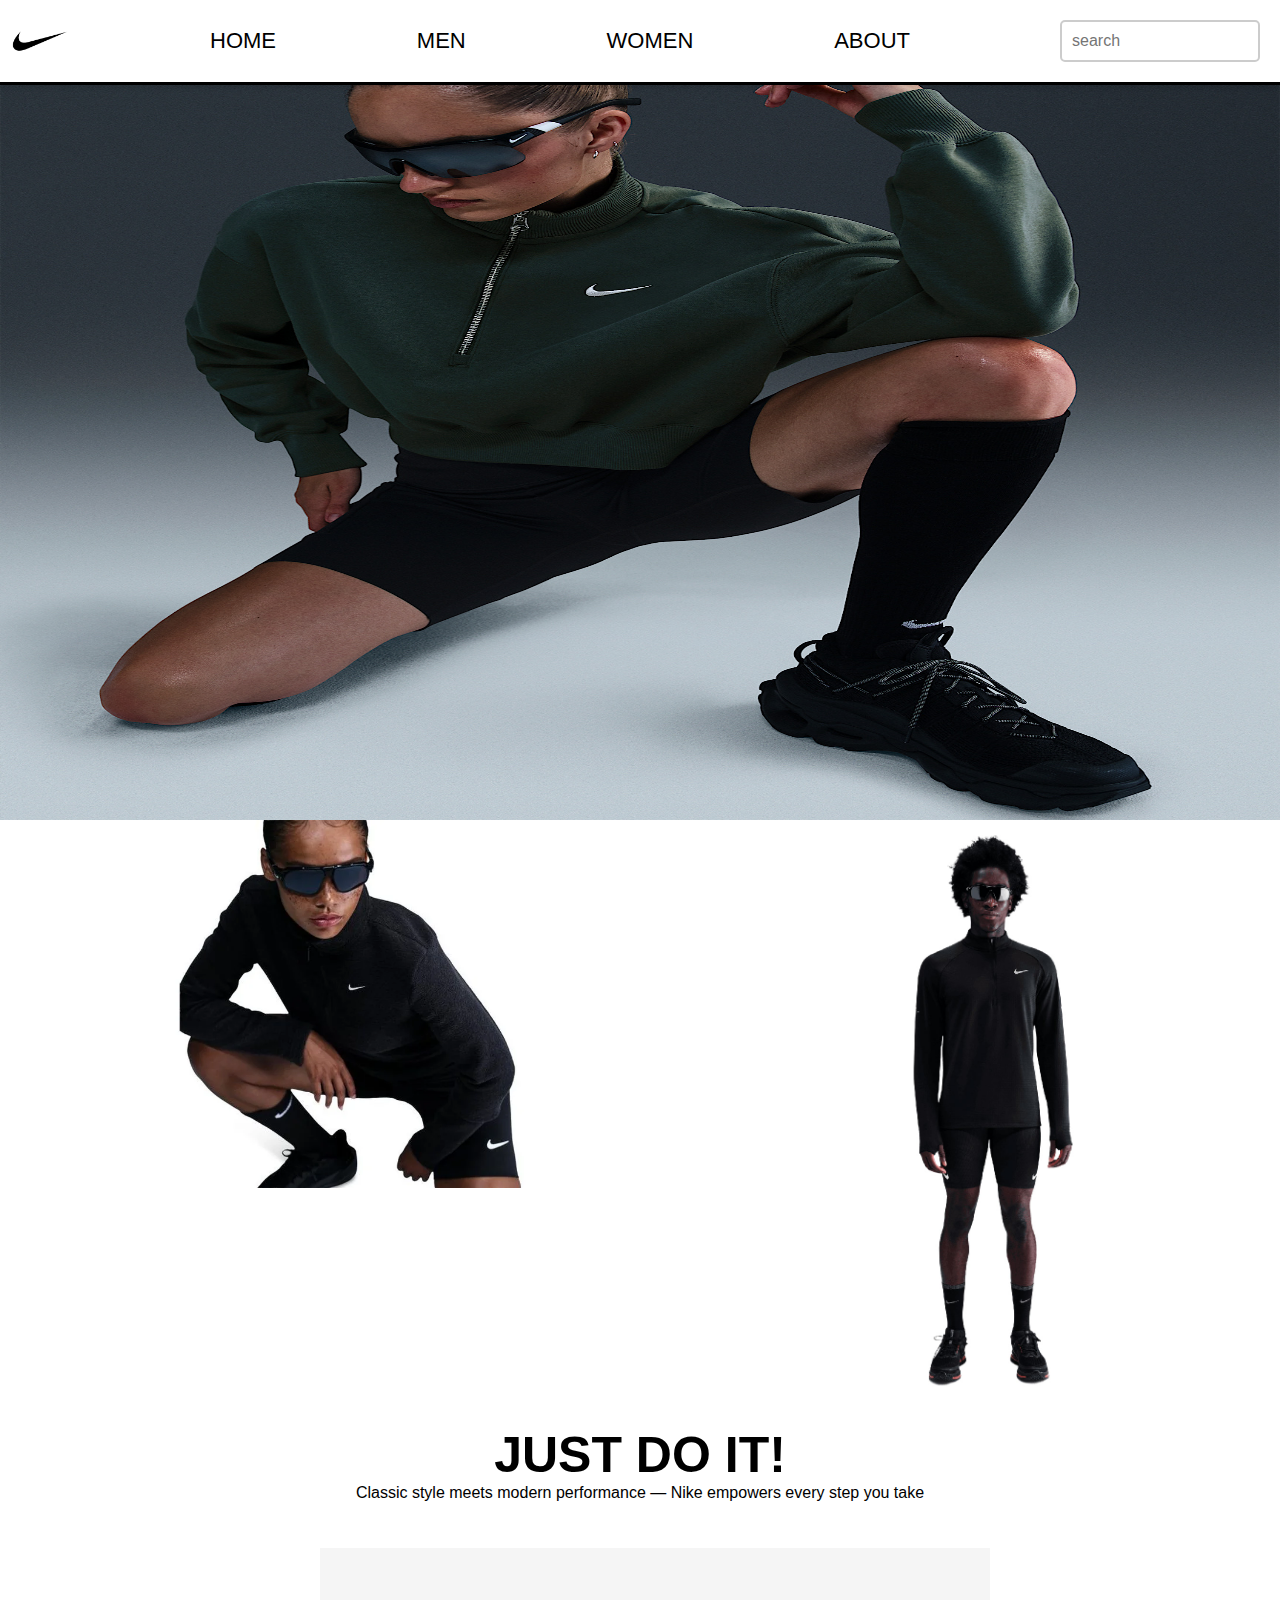
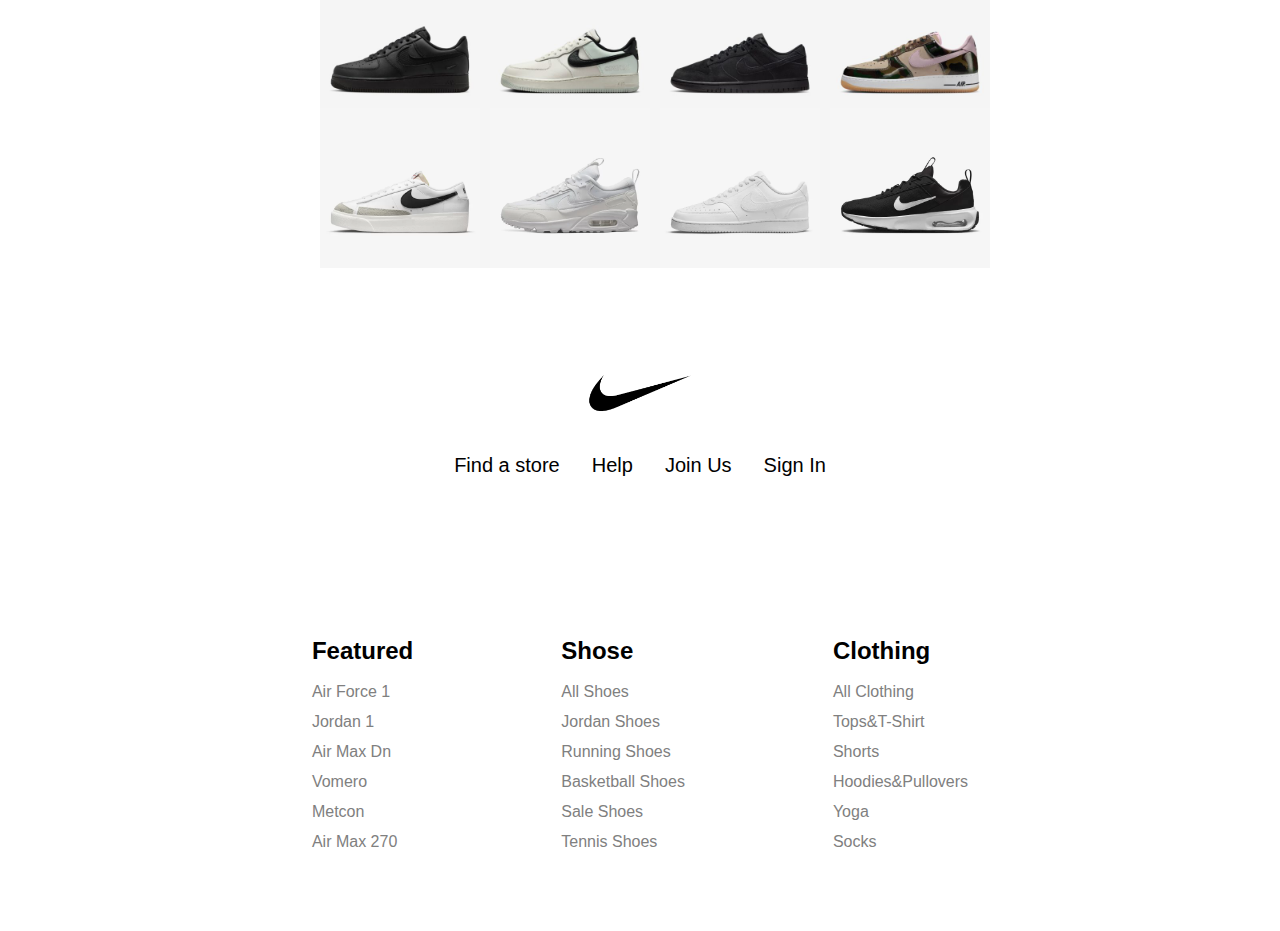
<file: index.html>
<!DOCTYPE html>
<html lang="en">

<head>
    <meta charset="UTF-8">
    <meta name="viewport" content="width=device-width, initial-scale=1.0">
    <title>NIKE</title>
    <link rel="stylesheet" href="./style.css">
    <link rel="stylesheet" href="./common.css">
    <link rel="stylesheet" href="./men.html">
    <link rel="stylesheet" href="./women.html">
    <link rel="icon" type="image/png" href="./logo/download">
</head>

<body>
    <header>
        <section class="header-main">
            <div class="header-img">
                <img src="./logo/download.png" alt="logo" width="80px" height="70px">
            </div>
            <div class="header-nav">
                <a href="./index.html">HOME</a>
                <a href="./men.html">MEN</a>
                <a href="./women.html">WOMEN</a>
                <a class="about" href="#">ABOUT</a>
            </div>
            <div class="search-box">
                <input type="text" placeholder="search" />
            </div>
        </section>
    </header>

    <div class="hero">
        <img src="./common/nikey5.jfif" alt="nike">
    </div>
    <section class="container-of">
        <div class="container-img1">
            <img src="./common/nikey6.webp" alt="nike">
        </div>
        <div class="container-img2">
            <img src="./common/nikey7.jpg" alt="nike">
        </div>
    </section>
    <div class="container-text">
        <h1>JUST DO IT!</h1>
        <p>Classic style meets modern performance — Nike empowers every step you take</p>
    </div>
    <section class="main-product">
        <div class="main">
            <div class="product">
                <img src="./men/shose4.jpg" alt="shoes">
                <img src="./men/shose6.jpg" alt="shoes">
                <img src="./men/shoes1.jpg" alt="shoes">
                <img src="./men/shose5.jpg" alt="shoes">
            </div>

            <div class="product2">
                <img src="./women/shoes1.webp" alt="shoes">
                <img src="./women/shoes6 (2).webp" alt="shoes">
                <img src="./women/shoes3.webp" alt="shoes">
                <img src="./women/shoes8.webp" alt="shoes">
            </div>
        </div>
    </section>
    <div class="foother-img">
        <img src="./logo/download.png" alt="nike" width="150px" height="450px">
    </div>
    <div class="foother-a">
        <a href="#">Find a store</a>
        <a href="#">Help</a>
        <a href="#">Join Us</a>
        <a href="#">Sign In</a>
    </div>
    <footer>
        <ul>
            <h4>Featured</h4>
            <li>Air Force 1</li>
            <li>Jordan 1</li>
            <li>Air Max Dn</li>
            <li>Vomero</li>
            <li>Metcon</li>
            <li>Air Max 270</li>
        </ul>
        <ul>
            <h4>Shose</h4>
            <li>All Shoes</li>
            <li>Jordan Shoes</li>
            <li>Running Shoes</li>
            <li>Basketball Shoes</li>
            <li>Sale Shoes</li>
            <li>Tennis Shoes</li>
        </ul>
        <ul>
            <h4>Clothing</h4>
            <li>All Clothing</li>
            <li>Tops&T-Shirt</li>
            <li>Shorts</li>
            <li>Hoodies&Pullovers</li>
            <li>Yoga</li>
            <li>Socks</li>
        </ul>
    </footer>
</body>

</html>
</file>
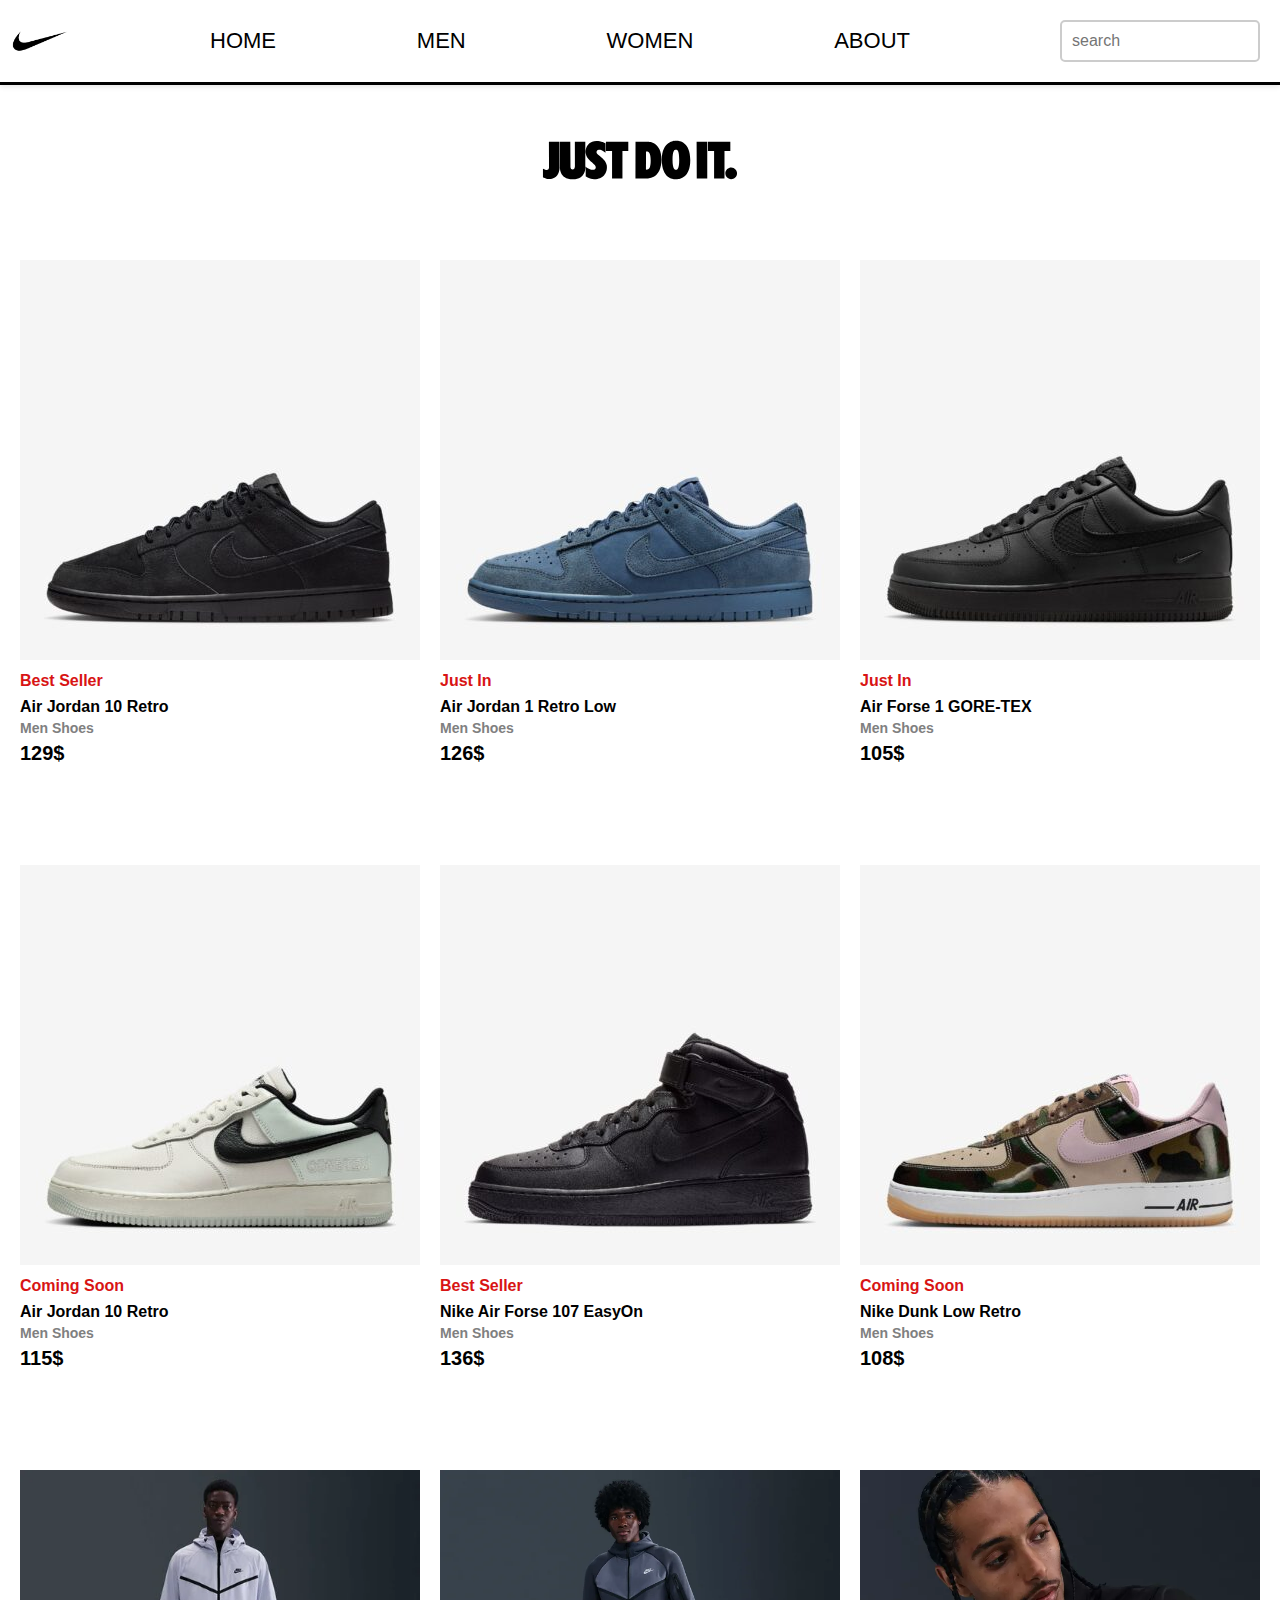
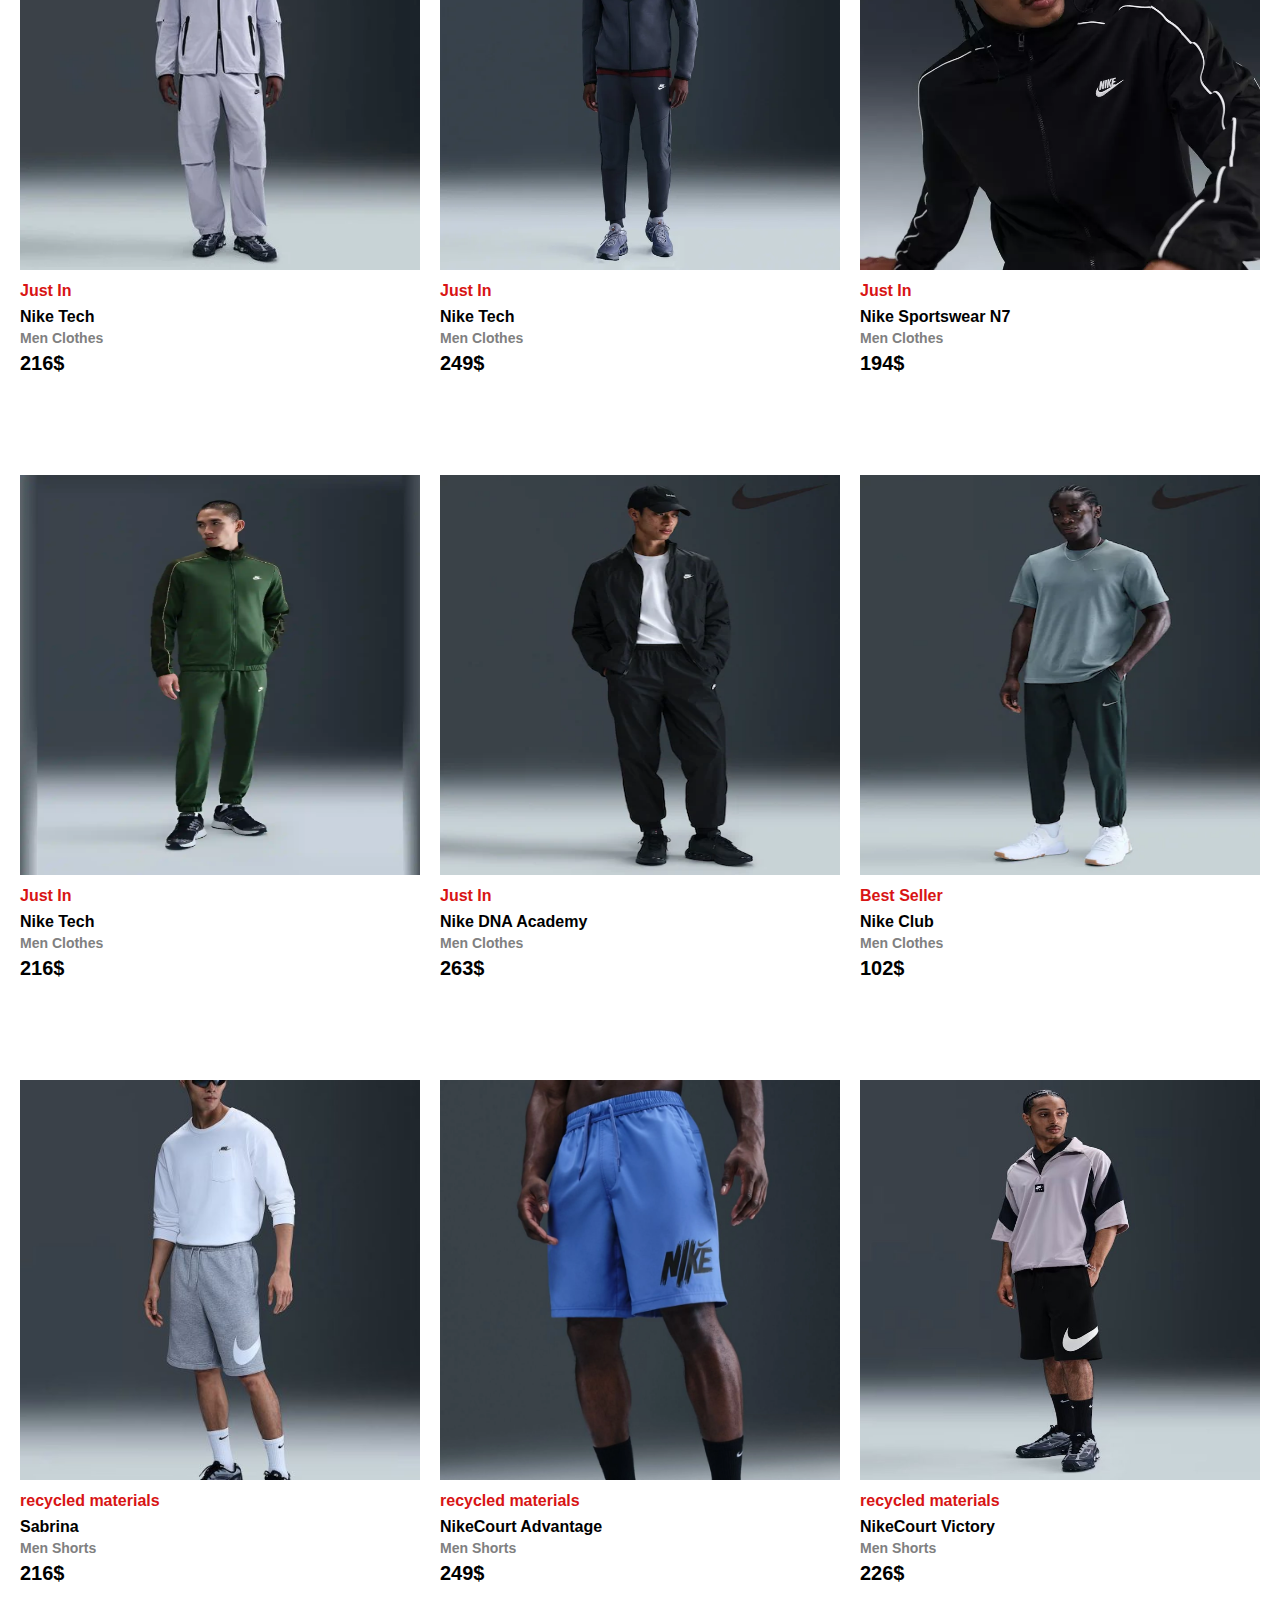
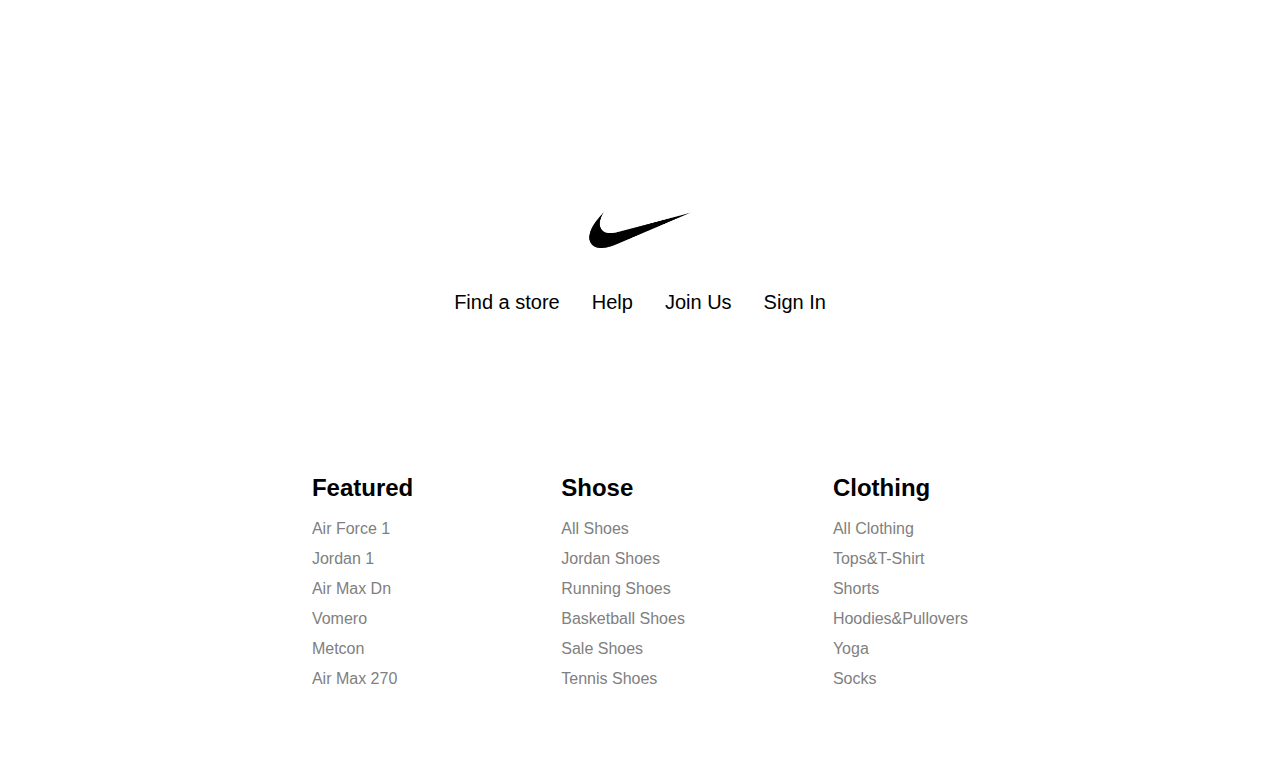
<file: men.html>
<!DOCTYPE html>
<html lang="en">

<head>
    <meta charset="UTF-8">
    <meta name="viewport" content="width=device-width, initial-scale=1.0">
    <title>nikey men</title>
    <link rel="stylesheet" href="./men.css">
    <link rel="stylesheet" href="./index.html">
    <link rel="stylesheet" href="./common.css">
    <link rel="icon" type="image/png" href="./logo/download">
</head>

<body>
    <header>
        <section class="header-main">
            <div class="header-img">
                <img src="./logo/download.png" alt="logo" width="80px" height="70px">
            </div>
            <div class="header-nav">
                <a href="./index.html">HOME</a>
                <a href="./men.html">MEN</a>
                <a href="./women.html">WOMEN</a>
                <a class="about" href="#">ABOUT</a>
            </div>
            <div class="search-box">
                <input type="text" placeholder="search" />
            </div>
        </section>
    </header>
    <div class="logo">
        <img src="./logo/nike-2-logo.svg" alt="logo">
    </div>
    <section class="first-container">
        <div class="first-img">
            <img src="./men/shoes1.jpg" alt="shoes">
            <div class="product-details">
                <h1>Best Seller</h1>
                <h2>Air Jordan 10 Retro</h2>
                <h3>Men Shoes</h3>
                <span><b>129$</b></span>
            </div>
        </div>
        <div class="second-img">
            <img src="./men/shose2.jpg" alt="shoes">
            <div class="product-details">
                <h1>Just In</h1>
                <h2>Air Jordan 1 Retro Low</h2>
                <h3>Men Shoes</h3>
                <span><b>126$</b></span>
            </div>
        </div>
        <div class="third-img">
            <img src="./men/shose4.jpg" alt="shoes">
            <div class="product-details">
                <h1>Just In</h1>
                <h2>Air Forse 1 GORE-TEX</h2>
                <h3>Men Shoes</h3>
                <span><b>105$</b></span>
            </div>
        </div>

        <div class="first4-img">
            <img src="./men/shose6.jpg" alt="shoes">
            <div class="product-details">
                <h1>Coming Soon</h1>
                <h2>Air Jordan 10 Retro</h2>
                <h3>Men Shoes</h3>
                <span><b>115$</b></span>
            </div>
        </div>
        <div class="second4-img">
            <img src="./men/shose3.jpg" alt="shoes">
            <div class="product-details">
                <h1>Best Seller</h1>
                <h2>Nike Air Forse 107 EasyOn</h2>
                <h3>Men Shoes</h3>
                <span><b>136$</b></span>
            </div>
        </div>
        <div class="third4-img">
            <img src="./men/shose5.jpg" alt="shoes">
            <div class="product-details">
                <h1>Coming Soon</h1>
                <h2>Nike Dunk Low Retro</h2>
                <h3>Men Shoes</h3>
                <span><b>108$</b></span>
            </div>
        </div>
    </section>
    <section class="second-container">
        <div class="first2-img">
            <img src="./men/clothes18.webp" alt="clothes">
            <div class="product-details">
                <h1>Just In</h1>
                <h2>Nike Tech</h2>
                <h3>Men Clothes</h3>
                <span><b>216$</b></span>
            </div>
        </div>
        <div class="second2-img">
            <img src="./men/clothes17.webp" alt="clothes">
            <div class="product-details">
                <h1>Just In</h1>
                <h2>Nike Tech</h2>
                <h3>Men Clothes</h3>
                <span><b>249$</b></span>
            </div>
        </div>
        <div class="third2-img">
            <img src="./men/clothes14.webp" alt="clothes">
            <div class="product-details">
                <h1>Just In</h1>
                <h2>Nike Sportswear N7</h2>
                <h3>Men Clothes</h3>
                <span><b>194$</b></span>
            </div>
        </div>

        <div class="first5-img">
            <img src="./men/clothes15.webp" alt="clothes">
            <div class="product-details">
                <h1>Just In</h1>
                <h2>Nike Tech</h2>
                <h3>Men Clothes</h3>
                <span><b>216$</b></span>
            </div>
        </div>
        <div class="second5-img">
            <img src="./men/clothes13.webp" alt="clothes">
            <div class="product-details">
                <h1>Just In</h1>
                <h2>Nike DNA Academy</h2>
                <h3>Men Clothes</h3>
                <span><b>263$</b></span>
            </div>
        </div>
        <div class="third5-img">
            <img src="./men/plant.webp" alt="clothes">
            <div class="product-details">
                <h1>Best Seller</h1>
                <h2>Nike Club</h2>
                <h3>Men Clothes</h3>
                <span><b>102$</b></span>
            </div>
        </div>
    </section>
    <section class="third-container">
        <div class="first3-img">
            <img src="./men/plant6.jpg" alt="short">
            <div class="product-details">
                <h1>recycled materials</h1>
                <h2>Sabrina</h2>
                <h3>Men Shorts</h3>
                <span><b>216$</b></span>
            </div>
        </div>
        <div class="second3-img">
            <img src="./men/4db412bf1098.webp" alt="short">
            <div class="product-details">
                <h1>recycled materials</h1>
                <h2>NikeCourt Advantage</h2>
                <h3>Men Shorts</h3>
                <span><b>249$</b></span>
            </div>
        </div>
        <div class="third3-img">
            <img src="./men/plant7.jpg" alt="short">
            <div class="product-details">
                <h1>recycled materials</h1>
                <h2>NikeCourt Victory</h2>
                <h3>Men Shorts</h3>
                <span><b>226$</b></span>
            </div>
        </div>
    </section>
    <div class="foother-img">
        <img src="./logo/download.png" alt="nike" width="150px" height="450px">
    </div>
    <div class="foother-a">
        <a href="#">Find a store</a>
        <a href="#">Help</a>
        <a href="#">Join Us</a>
        <a href="#">Sign In</a>
    </div>
    <footer>
        <ul>
            <h4>Featured</h4>
            <li>Air Force 1</li>
            <li>Jordan 1</li>
            <li>Air Max Dn</li>
            <li>Vomero</li>
            <li>Metcon</li>
            <li>Air Max 270</li>
        </ul>
        <ul>
            <h4>Shose</h4>
            <li>All Shoes</li>
            <li>Jordan Shoes</li>
            <li>Running Shoes</li>
            <li>Basketball Shoes</li>
            <li>Sale Shoes</li>
            <li>Tennis Shoes</li>
        </ul>
        <ul>
            <h4>Clothing</h4>
            <li>All Clothing</li>
            <li>Tops&T-Shirt</li>
            <li>Shorts</li>
            <li>Hoodies&Pullovers</li>
            <li>Yoga</li>
            <li>Socks</li>
        </ul>
    </footer>
</body>

</html>
</file>
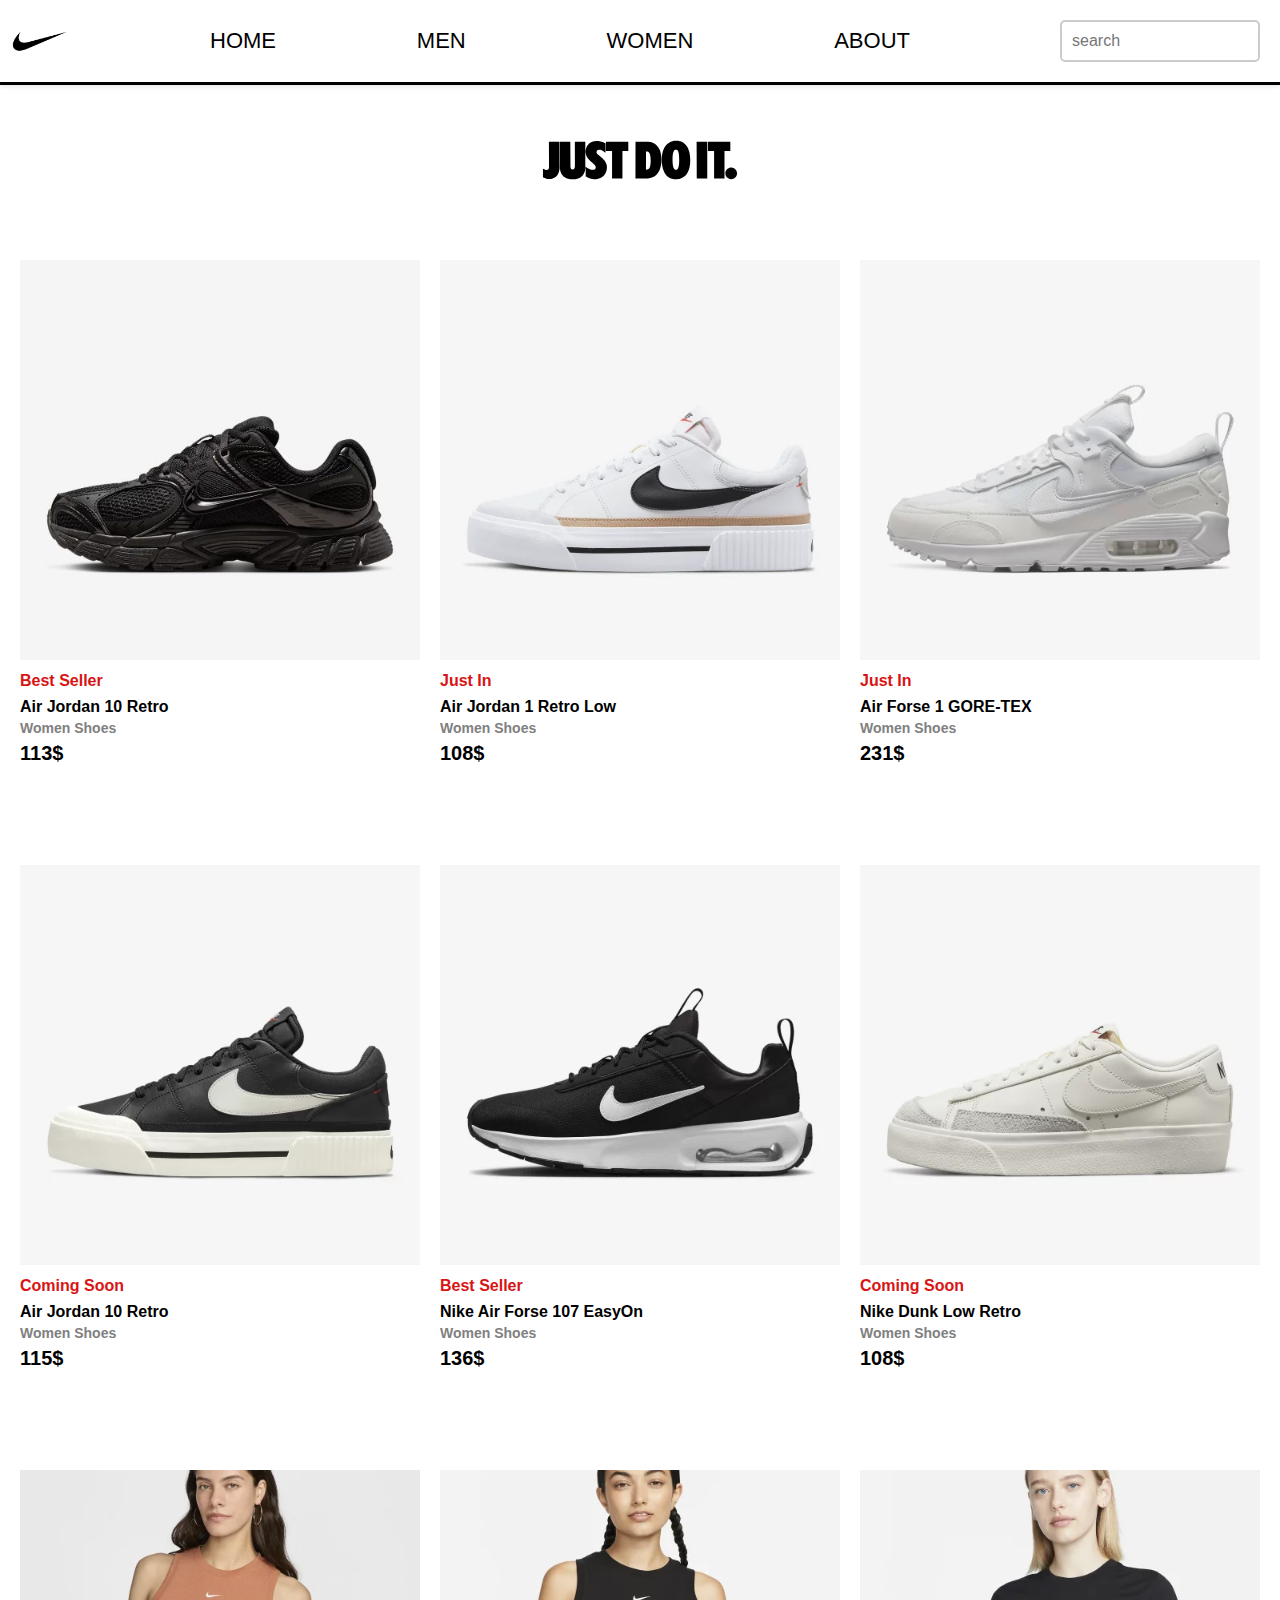
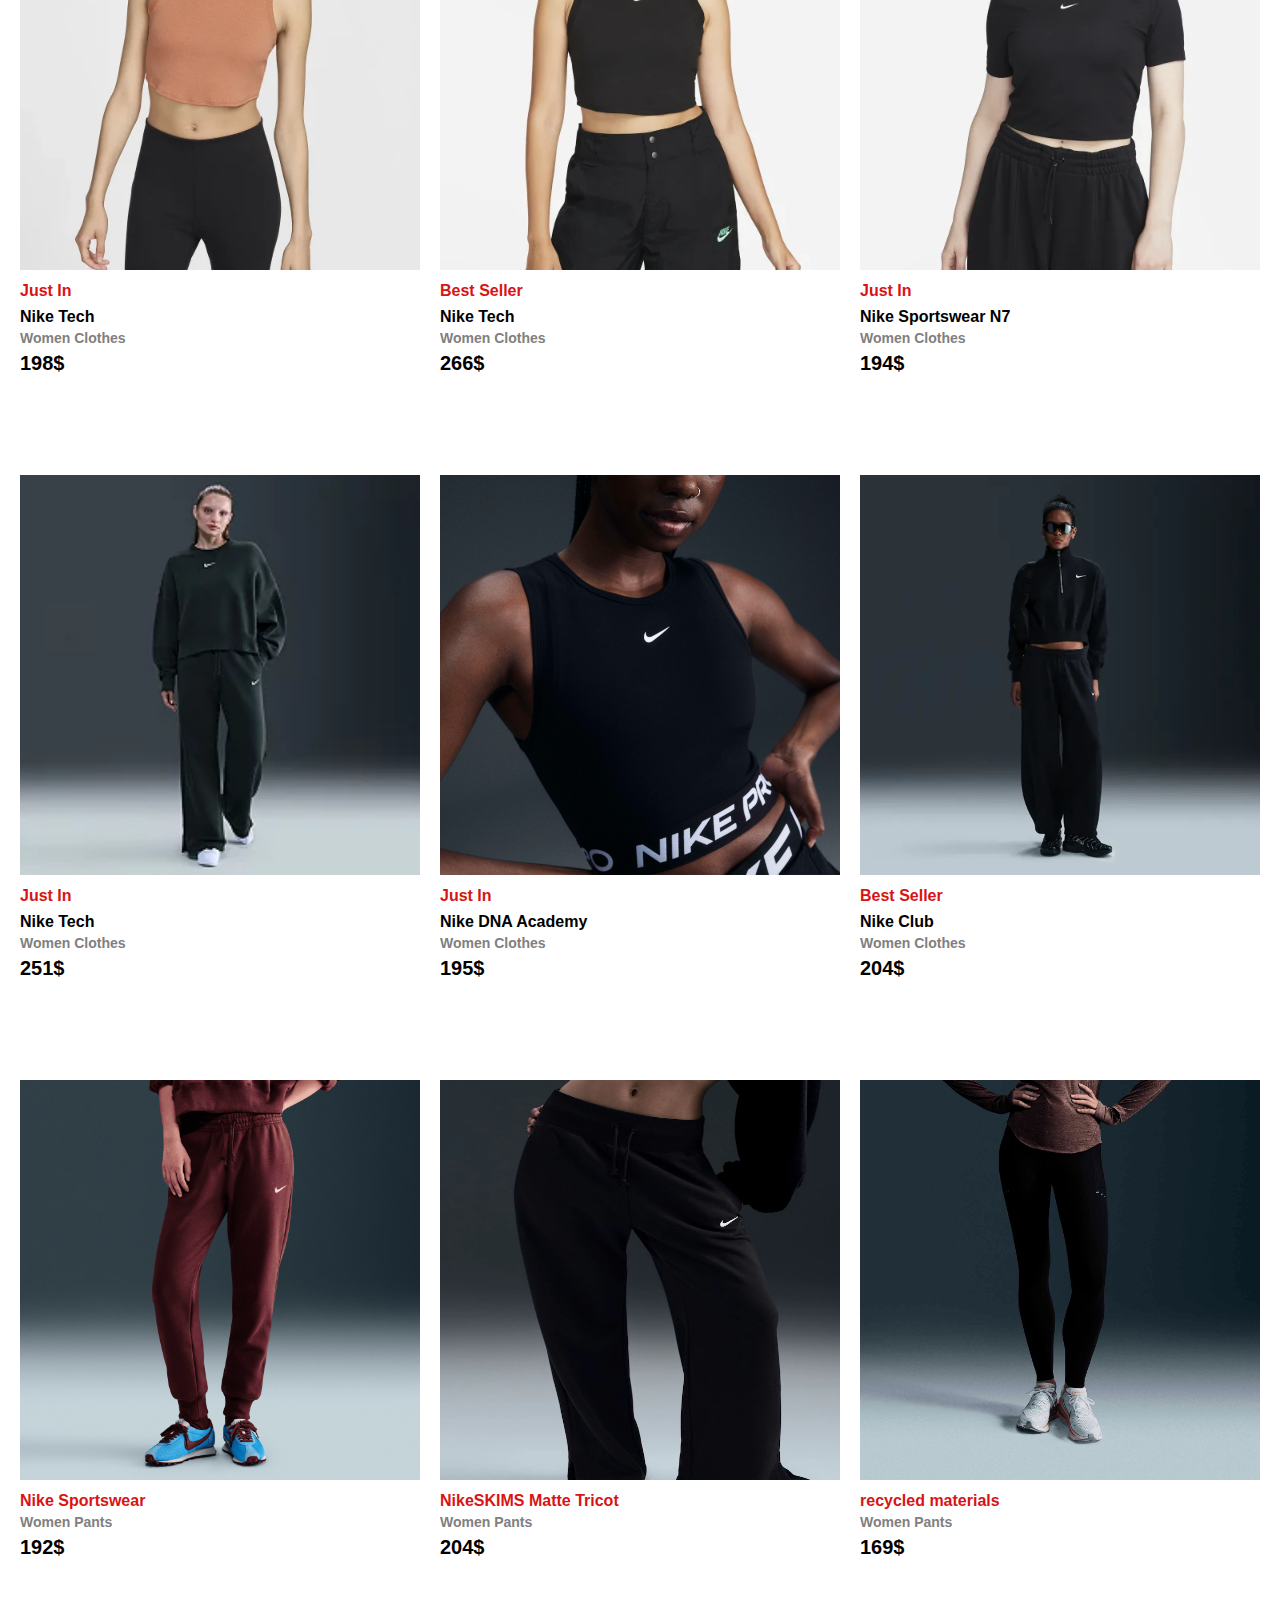
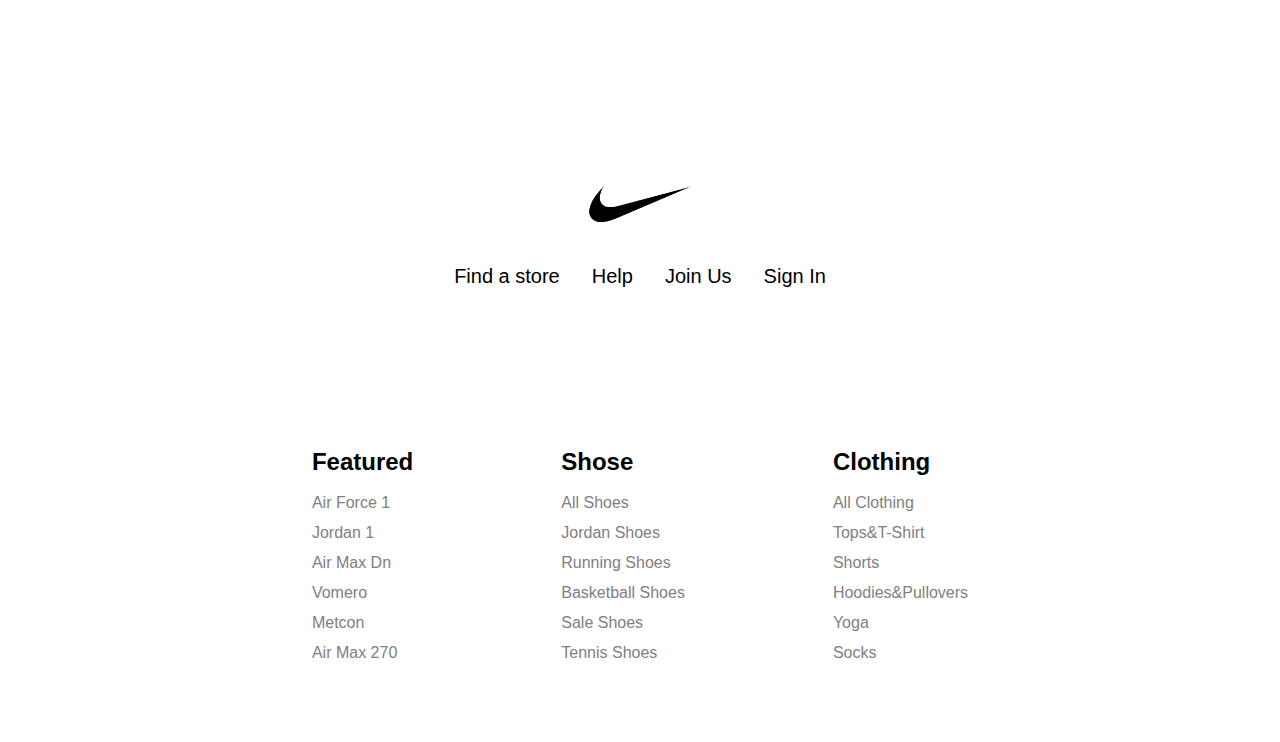
<file: women.html>
<!DOCTYPE html>
<html lang="en">

<head>
    <meta charset="UTF-8">
    <meta name="viewport" content="width=device-width, initial-scale=1.0">
    <title>Nikey Women</title>
    <link rel="stylesheet" href="./index.html">
    <link rel="stylesheet" href="./women.css">
    <link rel="stylesheet" href="./common.css">
    <link rel="icon" type="image/png" href="./logo/download">
</head>

<body>
    <header>
        <section class="header-main">
            <div class="header-img">
                <img src="./logo/download.png" alt="logo" width="80px" height="70px">
            </div>
            <div class="header-nav">
                <a href="./index.html">HOME</a>
                <a href="./men.html">MEN</a>
                <a href="./women.html">WOMEN</a>
                <a class="about" href="#">ABOUT</a>
            </div>
            <div class="search-box">
                <input type="text" placeholder="search" />
            </div>
        </section>
    </header>
    <div class="logo">
        <img src="./logo/nike-2-logo.svg" alt="logo">
    </div>
    <section class="first-container">
        <div class="first-img">
            <img src="./women/shoes10.jpg" alt="shoes">
            <div class="product-details">
                <h1>Best Seller</h1>
                <h2>Air Jordan 10 Retro</h2>
                <h3>Women Shoes</h3>
                <span><b>113$</b></span>
            </div>
        </div>
        <div class="second-img">
            <img src="./women/shoes2.webp" alt="shoes">
            <div class="product-details">
                <h1>Just In</h1>
                <h2>Air Jordan 1 Retro Low</h2>
                <h3>Women Shoes</h3>
                <span><b>108$</b></span>
            </div>
        </div>
        <div class="third-img">
            <img src="./women/shoes6 (2).webp" alt="shoes">
            <div class="product-details">
                <h1>Just In</h1>
                <h2>Air Forse 1 GORE-TEX</h2>
                <h3>Women Shoes</h3>
                <span><b>231$</b></span>
            </div>
        </div>

        <div class="first4-img">
            <img src="./women/shoes7.webp" alt="shoes">
            <div class="product-details">
                <h1>Coming Soon</h1>
                <h2>Air Jordan 10 Retro</h2>
                <h3>Women Shoes</h3>
                <span><b>115$</b></span>
            </div>
        </div>
        <div class="second4-img">
            <img src="./women/shoes8.webp" alt="shoes">
            <div class="product-details">
                <h1>Best Seller</h1>
                <h2>Nike Air Forse 107 EasyOn</h2>
                <h3>Women Shoes</h3>
                <span><b>136$</b></span>
            </div>
        </div>
        <div class="third4-img">
            <img src="./women/shoes5 (2).webp" alt="shoes">
            <div class="product-details">
                <h1>Coming Soon</h1>
                <h2>Nike Dunk Low Retro</h2>
                <h3>Women Shoes</h3>
                <span><b>108$</b></span>
            </div>
        </div>
    </section>
    <section class="second-container">
        <div class="first2-img">
            <img src="./women/clothes1.webp" alt="clothes">
            <div class="product-details">
                <h1>Just In</h1>
                <h2>Nike Tech</h2>
                <h3>Women Clothes</h3>
                <span><b>198$</b></span>
            </div>
        </div>
        <div class="second2-img">
            <img src="./women/clothes2.webp" alt="clothes">
            <div class="product-details">
                <h1>Best Seller</h1>
                <h2>Nike Tech</h2>
                <h3>Women Clothes</h3>
                <span><b>266$</b></span>
            </div>
        </div>
        <div class="third2-img">
            <img src="./women/clothes3.webp" alt="clothes">
            <div class="product-details">
                <h1>Just In</h1>
                <h2>Nike Sportswear N7</h2>
                <h3>Women Clothes</h3>
                <span><b>194$</b></span>
            </div>
        </div>

        <div class="first5-img">
            <img src="./women/download.webp" alt="clothes">
            <div class="product-details">
                <h1>Just In</h1>
                <h2>Nike Tech</h2>
                <h3>Women Clothes</h3>
                <span><b>251$</b></span>
            </div>
        </div>
        <div class="second5-img">
            <img src="./women/fz3615-010_A.jpg" alt="clothes">
            <div class="product-details">
                <h1>Just In</h1>
                <h2>Nike DNA Academy</h2>
                <h3>Women Clothes</h3>
                <span><b>195$</b></span>
            </div>
        </div>
        <div class="third5-img">
            <img src="./women/clothes8.webp" alt="clothes">
            <div class="product-details">
                <h1>Best Seller</h1>
                <h2>Nike Club</h2>
                <h3>Women Clothes</h3>
                <span><b>204$</b></span>
            </div>
        </div>
    </section>
    <section class="third-container">
        <div class="first3-img">
            <img src="./women/fz7626-652-A.jpg" alt="short">
            <div class="product-details">
                <h1>Nike Sportswear</h1>
                <h3>Women Pants</h3>
                <span><b>192$</b></span>
            </div>
        </div>
        <div class="second3-img">
            <img src="./women/T57417s3.webp" alt="short">
            <div class="product-details">
                <h1>NikeSKIMS Matte Tricot</h1>
                <h3>Women Pants</h3>
                <span><b>204$</b></span>
            </div>
        </div>
        <div class="third3-img">
            <img src="./women/hj2252-010_A.jpg" alt="short">
            <div class="product-details">
                <h1>recycled materials</h1>
                <h3>Women Pants</h3>
                <span><b>169$</b></span>
            </div>
        </div>
    </section>
    <div class="foother-img">
        <img src="./logo/download.png" alt="nike" width="150px" height="450px">
    </div>
    <div class="foother-a">
        <a href="#">Find a store</a>
        <a href="#">Help</a>
        <a href="#">Join Us</a>
        <a href="#">Sign In</a>
    </div>
    <footer>
        <ul>
            <h4>Featured</h4>
            <li>Air Force 1</li>
            <li>Jordan 1</li>
            <li>Air Max Dn</li>
            <li>Vomero</li>
            <li>Metcon</li>
            <li>Air Max 270</li>
        </ul>
        <ul>
            <h4>Shose</h4>
            <li>All Shoes</li>
            <li>Jordan Shoes</li>
            <li>Running Shoes</li>
            <li>Basketball Shoes</li>
            <li>Sale Shoes</li>
            <li>Tennis Shoes</li>
        </ul>
        <ul>
            <h4>Clothing</h4>
            <li>All Clothing</li>
            <li>Tops&T-Shirt</li>
            <li>Shorts</li>
            <li>Hoodies&Pullovers</li>
            <li>Yoga</li>
            <li>Socks</li>
        </ul>
    </footer>
</body>

</html>
</file>
<file: style.css>
/* header */
header {
  position: fixed;
  top: 0;
  left: 0;
  width: 100%;
  z-index: 1000;
  background-color: white;
  box-shadow: 0 2px 5px rgba(0, 0, 0, 0.1);
}

div.header-nav>a {
  text-decoration: none;
  color: var(--meshki);
  margin: 0;
  font-size: 22px;
}

div.header-nav {
  width: 700px;
  display: flex;
  justify-content: space-between;
  align-items: center;

}

div.header-nav>a:hover {
  transform: scale(1.1);
  transition: 0.5s;
}

.header-main {
  background-color: white;
  display: flex;
  justify-content: space-between;
  align-items: center;
  border-bottom: 3px solid black;
}

.search-box {
  display: flex;
  align-items: center;
  justify-content: center;
  margin: 20px;
}

.search-box input {
  padding: 10px;
  font-size: 16px;
  border: 2px solid #ccc;
  border-radius: 5px;
  width: 200px;
}

/* header */

div.hero {
  padding-top: 20px;
  width: 100%;
  max-width: 100%;
  height: auto;
  display: block;
  /* margin: 20px auto; */
}

div.hero>img {
  width: 100%;
  height: 800px;
}

.container-of {
  /* background-color: rgb(0, 0, 0); */
  height: 80%;
  display: flex;
}

.container-img1 {
  /* background-color: blue; */
  width: 55%;
  height: 60%;
}

.container-img2 {
  /* background-color: aqua; */
  width: 45%;
  height: 100%;
  margin-left: 4px;
}

.container-img1>img {
  width: 100%;
  height: 100%;
}

.container-img2>img {
  width: 100%;
  height: 100%;
}

.container-text {
  /* background-color: aqua; */
  margin: 32px 0 46px 0;
  text-align: center;
}

.container-text>h1 {
  font-size: 50px;
}

.container-text>p {
  font-size: 16px;
}

section.main-product {
  display: flex;
  justify-content: center;
  width: 100%;
  height: 400px;
}

div.product,
div.product2 {
  background-color: #f5f5f5;
  display: flex;
  justify-content: space-evenly;
  align-items: center;
  gap: 10px;
  height: 40%;
}

div.product>img,
div.product2>img {
  width: 100%;
  height: 100%;
}

div.main {
  width: 50%;
  height: 100%;
}

div.foother-img {
  display: flex;
  justify-content: center;
}

div.foother-a>a {
  text-decoration: none;
  color: var(--meshki);
  padding: 16px;
  font-size: 20px;
}

div.foother-a {
  display: flex;
  justify-content: center;
  align-items: center;
  margin-bottom: 70px;
}

div.foother-a>a:hover {
  color: gray;
  transition: 1s;
}

footer ul>h4 {
  font-size: 24px;
  margin-bottom: 12px;
}

footer li {
  font-size: 16px;
  padding: 6px 0 6px 0;
  color: gray;
}

footer li:hover {
  color: var(--meshki);
  transition: 1s;
}

footer {
  display: flex;
  justify-content: center;
  align-items: center;
}

footer>ul {
  list-style-type: none;
  padding: 74px;
}

@media screen and (max-width: 768px) {

  /* header */
  section.header-main {
    display: flex;
    justify-content: center;
    align-items: center;
    margin: 0%;
    width: 100%;
    max-width: 100%;
    box-sizing: border-box;
  }

  div.header-nav {
    display: flex;
    justify-content: center;
    gap: 25px;
    width: 100%;
  }

  div.header-nav>a.about {
    display: none;
  }

  div.header-nav>a {
    display: flex;
    justify-content: center;
    font-size: 16px;
    color: var(--meshki);
  }

  .search-box input {
    display: none;
  }

  div.header-img {
    display: block;
    /* margin-right: 5px; */
  }

  /* header */
  div.hero>img {
    height: 400px;
    width: 100%;
  }

  div.hero {
    /* margin-bottom: 6px; */
    /* width: 768px; */
    width: 100%;
    max-width: 100%;
    height: auto;
    margin: 10px 0;
  }

  /* main */
  section.container-of {
    display: inline-block;
  }

  div.container-img2 {
    width: 100%;
  }

  div.container-img2>img {
    width: 100%;
    height: 70%;
  }

  div.container-img1 {
    width: 100%;
    margin-bottom: 26px;
  }

  div.container-img1>img {
    width: 100%;
  }

  div.container-text>h1 {
    font-size: 30px;
  }

  div.container-text>p {
    margin: 16px 30px;
    display: flex;
    justify-content: center;
    align-items: center;
  }

  section.main-product {
    /* background-color: #f5f5f5; */
    display: flex;
    justify-content: center;
    width: 100%;
    height: 300px;
  }

  div.main {
    display: block;
    background-color: #f5f5f5;
    height: 40%;
  }

  div.product,
  div.product2 {
    background-color: #f5f5f5;
    display: flex;
    justify-content: space-evenly;
    align-items: center;
    height: 100px;
  }

  div.product>img {
    width: 35%;
    height: 100%;
  }

  div.product2>img {
    width: 35%;
    height: 100%;
  }

  /* main */
  div.foother-img {
    display: flex;
    justify-content: center;
  }

  div.foother-img>img {
    width: 30%;
    height: 30%;
  }

  div.foother-a>a {
    text-decoration: none;
    color: var(--meshki);
    padding: 10px;
    font-size: 12px;
  }

  div.foother-a {
    display: flex;
    justify-content: center;
  }

  footer {
    display: none;
  }
}
</file>
<file: common.css>
body {
    background-color: white;
    font-family: Arial;
    margin: 0;
    width: 100%;
    overflow-x: hidden;
}

:root {
    --maeshki: rgba(13, 3, 3, 0.618);
}

:root {
    --germez: rgb(216, 20, 20);
}

* {
    margin: 0;
    padding: 0;
    box-sizing: border-box;
}
img {
  max-width: 100%;
  height: auto;
  display: block;
}
</file>
<file: men.css>
header {
  position: fixed;
  top: 0;
  left: 0;
  width: 100%;
  z-index: 1000;
  background-color: white;
  box-shadow: 0 2px 5px rgba(0, 0, 0, 0.1);
}

div.header-nav>a {
  text-decoration: none;
  color: var(--meshki);
  margin: 0;
  font-size: 22px;
}

div.header-nav {
  width: 700px;
  display: flex;
  justify-content: space-between;
  align-items: center;

}

div.header-nav>a:hover {
  transform: scale(1.1);
  transition: 0.5s;
}

.header-main {
  background-color: white;
  display: flex;
  justify-content: space-between;
  align-items: center;
  border-bottom: 3px solid black;
}

.search-box {
  display: flex;
  align-items: center;
  justify-content: center;
  margin: 20px;
}

.search-box input {
  padding: 10px;
  font-size: 16px;
  border: 2px solid #ccc;
  border-radius: 5px;
  width: 200px;
}

/* header */
div.logo {
  margin-top: 60px;
  display: flex;
  justify-content: center;
}

section.first-container {
  display: flex;
  justify-content: space-evenly;
  margin-bottom: 100px;
  flex-wrap: wrap;
}

div.logo>img {
  width: 200px;
  height: 200px;
}

div.product-details {
  /* background-color: #f5f5f5; */
  width: 400px;
  /* text-align: center; */
}

.product-details>h1 {
  color: var(--germez);
  font-size: 16px;
  margin-top: 12px;
}

.product-details>h2 {
  font-size: 16px;
  margin-top: 8px;
}

.product-details>h3 {
  color: gray;
  font-size: 14px;
  margin-top: 4px;
  margin-bottom: 6px;
}

.product-details>span {
  font-size: 20px;
}

section.second-container {
  display: flex;
  justify-content: space-evenly;
  margin-bottom: 100px;
  flex-wrap: wrap;
}

.first-img,
.first2-img {
  margin-bottom: 100px;
}

.first2-img>img,
.second2-img>img,
.third2-img>img {
  width: 400px;
  height: 400px;
}

.first3-img>img,
.second3-img>img,
.third3-img>img {
  width: 400px;
  height: 400px;
}

.first5-img>img,
.second5-img>img,
.third5-img>img {
  width: 400px;
  height: 400px;
}

section.third-container {
  display: flex;
  justify-content: space-evenly;
  margin-bottom: 200px;
}
div.foother-img {
  display: flex;
  justify-content: center;
}

div.foother-a>a {
  text-decoration: none;
  color: var(--meshki);
  padding: 16px;
  font-size: 20px;
}

div.foother-a {
  display: flex;
  justify-content: center;
  align-items: center;
  margin-bottom: 70px;
}

div.foother-a>a:hover {
  color: gray;
  transition: 1s;
}

footer ul>h4 {
  font-size: 24px;
  margin-bottom: 12px;
}

footer li {
  font-size: 16px;
  padding: 6px 0 6px 0;
  color: gray;
}

footer li:hover {
  color: var(--meshki);
  transition: 1s;
}

footer {
  display: flex;
  justify-content: center;
  align-items: center;
}

footer>ul {
  list-style-type: none;
  padding: 74px;
}

@media screen and (max-width: 768px) {
  section.header-main {
    display: flex;
    justify-content: center;
    align-items: center;
    margin: 0%;
    width: 100%;
    max-width: 100%;
    box-sizing: border-box;
  }

  div.header-nav {
    display: flex;
    justify-content: center;
    gap: 25px;
    width: 100%;
  }

  div.header-nav>a.about {
    display: none;
  }

  div.header-nav>a {
    display: flex;
    justify-content: center;
    font-size: 16px;
    color: var(--meshki);
  }

  .search-box input {
    display: none;
  }

  div.header-img {
    display: block;
    /* margin-right: 5px; */
  }

  /* header */
  div.logo>img {
    width: 100px;
    height: 100px;
  }

  section.first-container {
    margin: 0;
    width: 100%;
    height: auto;
    flex-wrap: wrap;
    display: flex;
    justify-content: space-between;
    margin-bottom: 10%;
  }

  .first-img>img {
    width: 100%;
  }

  div.first-img {
    width: 45%;
    margin-bottom: 10%;
  }

  div.second-img {
    width: 45%;
  }

  .second-img>img {
    width: 100%;
  }

  div.third-img {
    width: 45%;
    /* margin-top: 10%; */
  }

  .third-img>img {
    width: 100%;
  }

  .product-details>h1 {
    color: var(--germez);
    font-size: 12px;
    margin-top: 8px;
  }

  .product-details>h2 {
    font-size: 10px;
    margin-top: 4px;
  }

  .product-details>h3 {
    color: gray;
    font-size: 10px;
    margin-top: 4px;
    margin-bottom: 4px;
  }

  .product-details>span {
    font-size: 14px;
  }

  div.product-details {
    margin-left: 6px;
    width: 100%;
  }

  section.second-container {
    margin: 0;
    width: 100%;
    height: auto;
    flex-wrap: wrap;
    display: flex;
    justify-content: space-between;
    margin-bottom: 20%;
  }

  .first2-img>img {
    width: 100%;
    height: 65%;
  }

  div.first2-img {
    width: 45%;
    margin: 0;
  }

  div.second2-img {
    width: 45%;
  }

  .second2-img>img {
    width: 100%;
    height: 65%;
  }

  div.third2-img {
    width: 45%;
    margin-top: 10%;
  }

  .third2-img>img {
    width: 100%;
    height: 65%;
  }

  section.third-container {
    margin: 0;
    width: 100%;
    height: auto;
    flex-wrap: wrap;
    display: flex;
    justify-content: space-between;
    margin-bottom: 20%;
  }

  .first3-img>img {
    width: 100%;
    height: 65%;
  }

  div.first3-img {
    width: 45%;

  }

  div.second3-img {
    width: 45%;

  }

  .second3-img>img {
    width: 100%;
    height: 65%;
  }

  div.third3-img {
    width: 45%;
    margin-top: 10%;
  }

  .third3-img>img {
    width: 100%;
    height: 65%;
  }

  .first4-img>img {
    width: 100%;
    height: 65%;
  }

  div.first4-img {
    width: 45%;
  }

  div.second4-img {
    width: 45%;
    margin-top: 10%;
  }

  .second4-img>img {
    width: 100%;
    height: 65%;
  }

  div.third4-img {
    width: 45%;
    margin-top: 10%;
  }

  .third4-img>img {
    width: 100%;
    height: 65%;
  }



  .first5-img>img {
    width: 100%;
    height: 65%;
  }

  div.first5-img {
    width: 45%;
    margin-top: 10%;
  }

  div.second5-img {
    width: 45%;
    margin-top: 10%;
  }

  .second5-img>img {
    width: 100%;
    height: 65%;
  }

  div.third5-img {
    width: 45%;
    margin-top: 10%;
  }

  .third5-img>img {
    width: 100%;
    height: 65%;
  }
   div.foother-img {
    display: flex;
    justify-content: center;
  }

  div.foother-img>img {
    width: 30%;
    height: 30%;
  }

  div.foother-a>a {
    text-decoration: none;
    color: var(--meshki);
    padding: 10px;
    font-size: 12px;
  }
  div.foother-a{
    display: flex;
    justify-content: center;
  }
footer {
  display: none;
}
}
</file>
<file: women.css>
header {
  position: fixed;
  top: 0;
  left: 0;
  width: 100%;
  z-index: 1000;
  background-color: white;
  box-shadow: 0 2px 5px rgba(0, 0, 0, 0.1);
}

div.header-nav>a {
  text-decoration: none;
  color: var(--meshki);
  margin: 0;
  font-size: 22px;
}

div.header-nav {
  width: 700px;
  display: flex;
  justify-content: space-between;
  align-items: center;

}

div.header-nav>a:hover {
  transform: scale(1.1);
  transition: 0.5s;
}

.header-main {
  background-color: white;
  display: flex;
  justify-content: space-between;
  align-items: center;
  border-bottom: 3px solid black;
}

.search-box {
  display: flex;
  align-items: center;
  justify-content: center;
  margin: 20px;
}

.search-box input {
  padding: 10px;
  font-size: 16px;
  border: 2px solid #ccc;
  border-radius: 5px;
  width: 200px;
}

div.logo {
  margin-top: 60px;
  display: flex;
  justify-content: center;
}

div.logo>img {
  width: 200px;
  height: 200px;
}

.first-img>img,
.second-img>img,
.third-img>img,
.first4-img>img,
.second4-img>img,
.third4-img>img {
  width: 400px;
  height: 400px;
}

section.first-container {
  display: flex;
  justify-content: space-evenly;
  margin-bottom: 100px;
  flex-wrap: wrap;
}

div.logo>img {
  width: 200px;
  height: 200px;
}

div.product-details {
  /* background-color: #f5f5f5; */
  width: 400px;
  /* text-align: center; */
}

.product-details>h1 {
  color: var(--germez);
  font-size: 16px;
  margin-top: 12px;
}

.product-details>h2 {
  font-size: 16px;
  margin-top: 8px;
}

.product-details>h3 {
  color: gray;
  font-size: 14px;
  margin-top: 4px;
  margin-bottom: 6px;
}

.product-details>span {
  font-size: 20px;
}

section.second-container {
  display: flex;
  justify-content: space-evenly;
  margin-bottom: 100px;
  flex-wrap: wrap;
}

.first-img,
.first2-img {
  margin-bottom: 100px;
}

.first2-img>img,
.second2-img>img,
.third2-img>img {
  width: 400px;
  height: 400px;
}

.first3-img>img,
.second3-img>img,
.third3-img>img {
  width: 400px;
  height: 400px;
}

.first5-img>img,
.second5-img>img,
.third5-img>img {
  width: 400px;
  height: 400px;
}

section.third-container {
  display: flex;
  justify-content: space-evenly;
  margin-bottom: 200px;
}

div.foother-img {
  display: flex;
  justify-content: center;
}

div.foother-a>a {
  text-decoration: none;
  color: var(--meshki);
  padding: 16px;
  font-size: 20px;
}

div.foother-a {
  display: flex;
  justify-content: center;
  align-items: center;
  margin-bottom: 70px;
}

div.foother-a>a:hover {
  color: gray;
  transition: 1s;
}

footer ul>h4 {
  font-size: 24px;
  margin-bottom: 12px;
}

footer li {
  font-size: 16px;
  padding: 6px 0 6px 0;
  color: gray;
}

footer li:hover {
  color: var(--meshki);
  transition: 1s;
}

footer {
  display: flex;
  justify-content: center;
  align-items: center;
}

footer>ul {
  list-style-type: none;
  padding: 74px;
}

@media screen and (max-width: 768px) {

  /* header */
  section.header-main {
    display: flex;
    justify-content: center;
    align-items: center;
    margin: 0%;
    width: 100%;
    max-width: 100%;
    box-sizing: border-box;
  }

  div.header-nav {
    display: flex;
    justify-content: center;
    gap: 25px;
    width: 100%;
  }

  div.header-nav>a.about {
    display: none;
  }

  div.header-nav>a {
    display: flex;
    justify-content: center;
    font-size: 16px;
    color: var(--meshki);
  }

  .search-box input {
    display: none;
  }

  div.header-img {
    display: block;
    /* margin-right: 5px; */
  }

  /* div.logo {
    margin-top: 60px;
    display: flex;
    justify-content: center;
  } */

  div.logo>img {
    width: 100px;
    height: 100px;
  }

  section.first-container {
    margin: 0;
    width: 100%;
    height: auto;
    flex-wrap: wrap;
    display: flex;
    justify-content: space-between;
    margin-bottom: 10%;
  }

  .first-img>img {
    width: 100%;
    height: 65%;
  }

  div.first-img {
    width: 45%;
    margin-bottom: 10%;
  }

  div.second-img {
    width: 45%;
  }

  .second-img>img {
    width: 100%;
    height: 56%;
  }

  div.third-img {
    width: 45%;
    /* margin-top: 10%; */
  }

  .third-img>img {
    width: 100%;
    height: 65%;
  }

  .product-details>h1 {
    color: var(--germez);
    font-size: 12px;
    margin-top: 8px;
  }

  .product-details>h2 {
    font-size: 10px;
    margin-top: 4px;
  }

  .product-details>h3 {
    color: gray;
    font-size: 10px;
    margin-top: 4px;
    margin-bottom: 4px;
  }

  .product-details>span {
    font-size: 14px;
  }

  div.product-details {
    margin-left: 6px;
    width: 100%;
  }

  section.second-container {
    margin: 0;
    width: 100%;
    height: auto;
    flex-wrap: wrap;
    display: flex;
    justify-content: space-between;
    margin-bottom: 20%;
  }

  .first2-img>img {
    width: 100%;
    height: 65%;
  }

  div.first2-img {
    width: 45%;
    margin: 0;
  }

  div.second2-img {
    width: 45%;
  }

  .second2-img>img {
    width: 100%;
    height: 65%;
  }

  div.third2-img {
    width: 45%;
    margin-top: 10%;
  }

  .third2-img>img {
    width: 100%;
    height: 65%;
  }

  section.third-container {
    margin: 0;
    width: 100%;
    height: auto;
    flex-wrap: wrap;
    display: flex;
    justify-content: space-between;
    margin-bottom: 20%;
  }

  .first3-img>img {
    width: 100%;
    height: 65%;
  }

  div.first3-img {
    width: 45%;

  }

  div.second3-img {
    width: 45%;

  }

  .second3-img>img {
    width: 100%;
    height: 65%;
  }

  div.third3-img {
    width: 45%;
    margin-top: 10%;
  }

  .third3-img>img {
    width: 100%;
    height: 65%;
  }

  .first4-img>img {
    width: 100%;
    height: 65%;
  }

  div.first4-img {
    width: 45%;
  }

  div.second4-img {
    width: 45%;
    margin-top: 10%;
  }

  .second4-img>img {
    width: 100%;
    height: 65%;
  }

  div.third4-img {
    width: 45%;
    margin-top: 10%;
  }

  .third4-img>img {
    width: 100%;
    height: 65%;
  }



  .first5-img>img {
    width: 100%;
    height: 65%;
  }

  div.first5-img {
    width: 45%;
    margin-top: 10%;
  }

  div.second5-img {
    width: 45%;
    margin-top: 10%;
  }

  .second5-img>img {
    width: 100%;
    height: 65%;
  }

  div.third5-img {
    width: 45%;
    margin-top: 10%;
  }

  .third5-img>img {
    width: 100%;
    height: 65%;
  }

  div.foother-img {
    display: flex;
    justify-content: center;
  }

  div.foother-img>img {
    width: 30%;
    height: 30%;
  }

  div.foother-a>a {
    text-decoration: none;
    color: var(--meshki);
    padding: 10px;
    font-size: 12px;
  }

  div.foother-a {
    display: flex;
    justify-content: center;
  }

  footer {
    display: none;
  }
}
</file>
